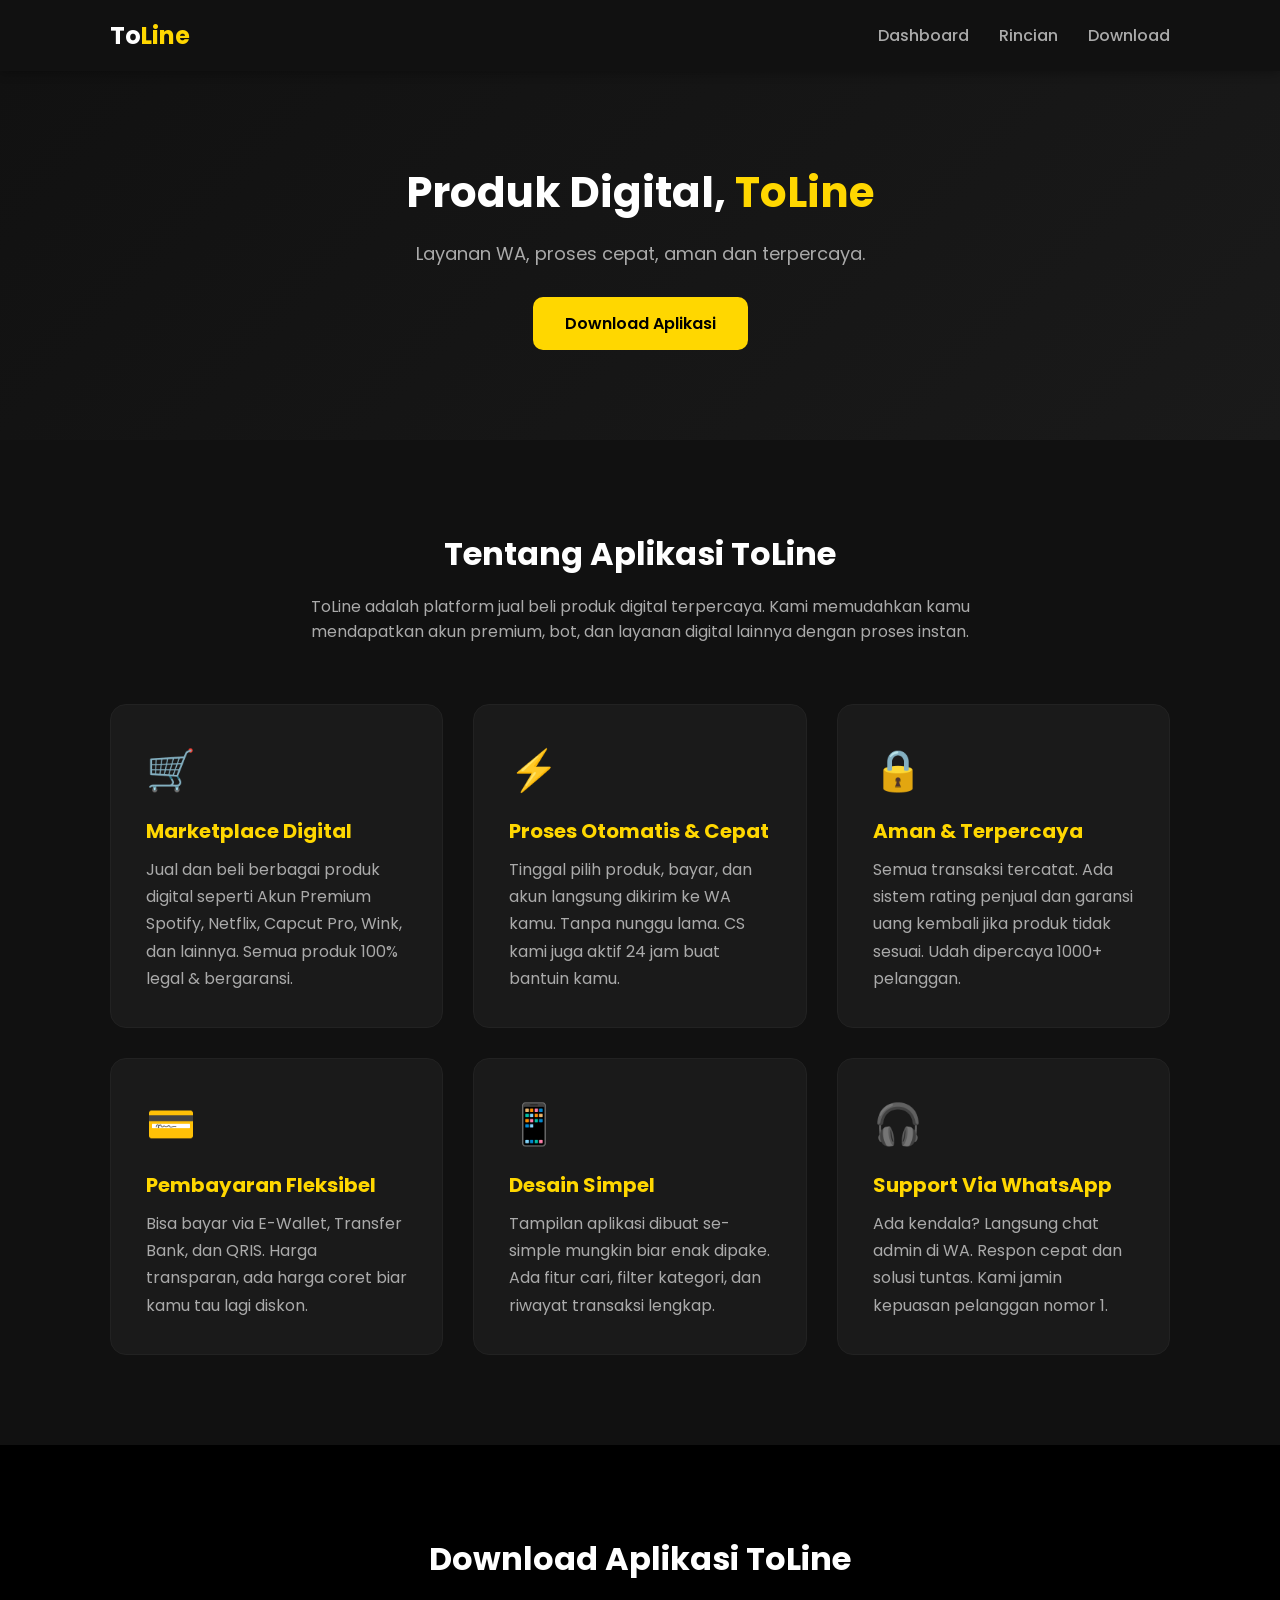
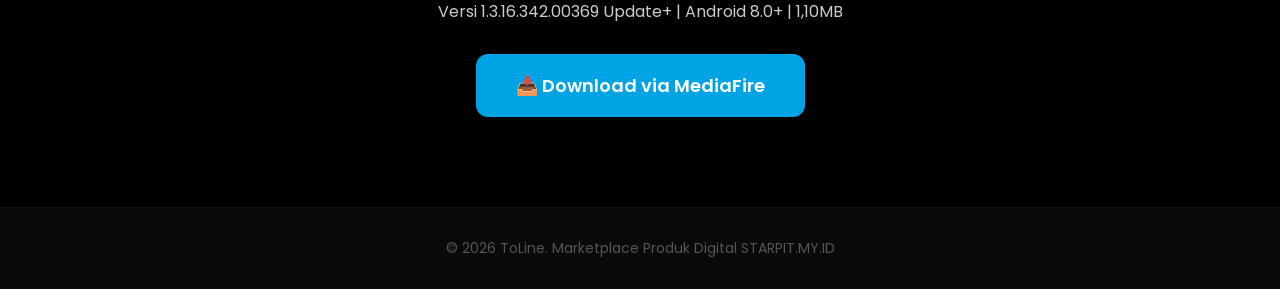
<file: index.html>
<!DOCTYPE html>
<html lang="id">
<head>
<meta charset="UTF-8">
<meta name="viewport" content="width=device-width, initial-scale=1.0">
<title>ToLine - Marketplace Produk Digital</title>
<meta property="og:description" content="Beli akun premium murah, Proses cepat & aman. 👇" />
<link href="https://fonts.googleapis.com/css2?family=Poppins:wght@300;400;500;600;700&display=swap" rel="stylesheet">
<style>
*{margin:0;padding:0;box-sizing:border-box;font-family:'Poppins',sans-serif;scroll-behavior:smooth}
body{background:#0a0a0a;color:#fff}
.container{max-width:1100px;margin:0 auto;padding:0 20px}

/* NAVBAR */
header{background:#111;box-shadow:0 2px 10px rgba(0,0,0,0.3);position:sticky;top:0;z-index:999}
nav{display:flex;justify-content:space-between;align-items:center;padding:18px 0}
.logo{font-size:24px;font-weight:700;color:#fff}
.logo span{color:#FFD700}
.nav-links{display:flex;gap:30px;list-style:none}
.nav-links a{text-decoration:none;color:#aaa;font-weight:500;transition:.2s}
.nav-links a:hover{color:#FFD700}
.hamburger{display:none;flex-direction:column;gap:5px;cursor:pointer}
.hamburger span{width:25px;height:3px;background:#aaa;border-radius:2px}

/* SECTION */
section{padding:90px 0}
#dashboard{background:linear-gradient(135deg,#111 0%,#1a1a1a 100%);text-align:center}
#dashboard h1{font-size:42px;margin-bottom:16px}
#dashboard h1 span{color:#FFD700}
#dashboard p{font-size:18px;color:#aaa;margin-bottom:30px}
.btn{padding:14px 32px;border-radius:10px;text-decoration:none;font-weight:600;transition:.3s;display:inline-block}
.btn-yellow{background:#FFD700;color:#000}
.btn-yellow:hover{transform:translateY(-3px);box-shadow:0 10px 20px rgba(255,215,0,0.3)}

#rincian{background:#111}
.section-title{text-align:center;font-size:32px;font-weight:700;margin-bottom:16px}
.section-sub{text-align:center;color:#aaa;margin-bottom:60px;max-width:700px;margin-inline:auto}
.grid-3{display:grid;grid-template-columns:repeat(auto-fit,minmax(300px,1fr));gap:30px}
.feature-box{background:#1a1a1a;padding:35px;border-radius:16px;border:1px solid #222;text-align:left}
.feature-icon{font-size:40px;margin-bottom:16px}
.feature-box h3{font-size:20px;margin-bottom:10px;color:#FFD700}
.feature-box p{color:#aaa;line-height:1.7}

#download{background:#000;text-align:center}
.btn-mediafire{background:#00a4e4;color:#fff;padding:18px 40px;border-radius:12px;text-decoration:none;font-weight:600;font-size:18px;display:inline-flex;align-items:center;gap:12px}
.btn-mediafire:hover{background:#0087c4}

footer{background:#0a0a0a;color:#555;padding:30px 0;text-align:center;font-size:14px;border-top:1px solid #111}

/* MOBILE */
@media(max-width:768px){
  .nav-links{position:fixed;top:70px;right:-100%;flex-direction:column;background:#111;width:70%;height:100vh;padding:40px 20px;gap:20px;transition:.3s}
  .nav-links.active{right:0}
  .hamburger{display:flex}
  #dashboard h1{font-size:28px}
</style>
</head>
<body>

<header>
  <div class="container">
    <nav>
      <div class="logo">To<span>Line</span></div>
      <ul class="nav-links" id="navMenu">
        <li><a href="#dashboard" onclick="closeMenu()">Dashboard</a></li>
        <li><a href="#rincian" onclick="closeMenu()">Rincian</a></li>
        <li><a href="#download" onclick="closeMenu()">Download</a></li>
      </ul>
      <div class="hamburger" onclick="toggleMenu()">
        <span></span><span></span><span></span>
      </div>
    </nav>
  </div>
</header>

<!-- DASHBOARD -->
<section id="dashboard">
  <div class="container">
    <h1>Produk Digital, <span>ToLine</span></h1>
    <p>Layanan WA, proses cepat, aman dan terpercaya.</p>
    <a href="#download" class="btn btn-yellow">Download Aplikasi</a>
  </div>
</section>

<!-- RINCIAN = PENJELASAN APLIKASI -->
<section id="rincian">
  <div class="container">
    <h2 class="section-title">Tentang Aplikasi ToLine</h2>
    <p class="section-sub">ToLine adalah platform jual beli produk digital terpercaya. Kami memudahkan kamu mendapatkan akun premium, bot, dan layanan digital lainnya dengan proses instan.</p>

    <div class="grid-3">
      <div class="feature-box">
        <div class="feature-icon">🛒</div>
        <h3>Marketplace Digital</h3>
        <p>Jual dan beli berbagai produk digital seperti Akun Premium Spotify, Netflix, Capcut Pro, Wink, dan lainnya. Semua produk 100% legal & bergaransi.</p>
      </div>

      <div class="feature-box">
        <div class="feature-icon">⚡</div>
        <h3>Proses Otomatis & Cepat</h3>
        <p>Tinggal pilih produk, bayar, dan akun langsung dikirim ke WA kamu. Tanpa nunggu lama. CS kami juga aktif 24 jam buat bantuin kamu.</p>
      </div>

      <div class="feature-box">
        <div class="feature-icon">🔒</div>
        <h3>Aman & Terpercaya</h3>
        <p>Semua transaksi tercatat. Ada sistem rating penjual dan garansi uang kembali jika produk tidak sesuai. Udah dipercaya 1000+ pelanggan.</p>
      </div>

      <div class="feature-box">
        <div class="feature-icon">💳</div>
        <h3>Pembayaran Fleksibel</h3>
        <p>Bisa bayar via E-Wallet, Transfer Bank, dan QRIS. Harga transparan, ada harga coret biar kamu tau lagi diskon.</p>
      </div>

      <div class="feature-box">
        <div class="feature-icon">📱</div>
        <h3>Desain Simpel</h3>
        <p>Tampilan aplikasi dibuat se-simple mungkin biar enak dipake. Ada fitur cari, filter kategori, dan riwayat transaksi lengkap.</p>
      </div>

      <div class="feature-box">
        <div class="feature-icon">🎧</div>
        <h3>Support Via WhatsApp</h3>
        <p>Ada kendala? Langsung chat admin di WA. Respon cepat dan solusi tuntas. Kami jamin kepuasan pelanggan nomor 1.</p>
      </div>
    </div>
  </div>
</section>

<!-- DOWNLOAD -->
<section id="download">
  <div class="container">
    <h2 class="section-title">Download Aplikasi ToLine</h2>
    <p style="opacity:0.8;margin-bottom:30px">Versi 1.3.16.342.00369 Update+ | Android 8.0+ | 1,10MB</p>
    <a href="https://www.mediafire.com/file/1n5u0k2287ixkyn/ToLine.apk/file" target="_blank" class="btn-mediafire">
      📥 Download via MediaFire
    </a>
  </div>
</section>

<footer>
  <div class="container">
    <p>© 2026 ToLine. Marketplace Produk Digital STARPIT.MY.ID</p>
  </div>
</footer>

<script>
function toggleMenu(){
  document.getElementById('navMenu').classList.toggle('active');
}
function closeMenu(){
  document.getElementById('navMenu').classList.remove('active');
}
</script>

</body>
</html>
</file>
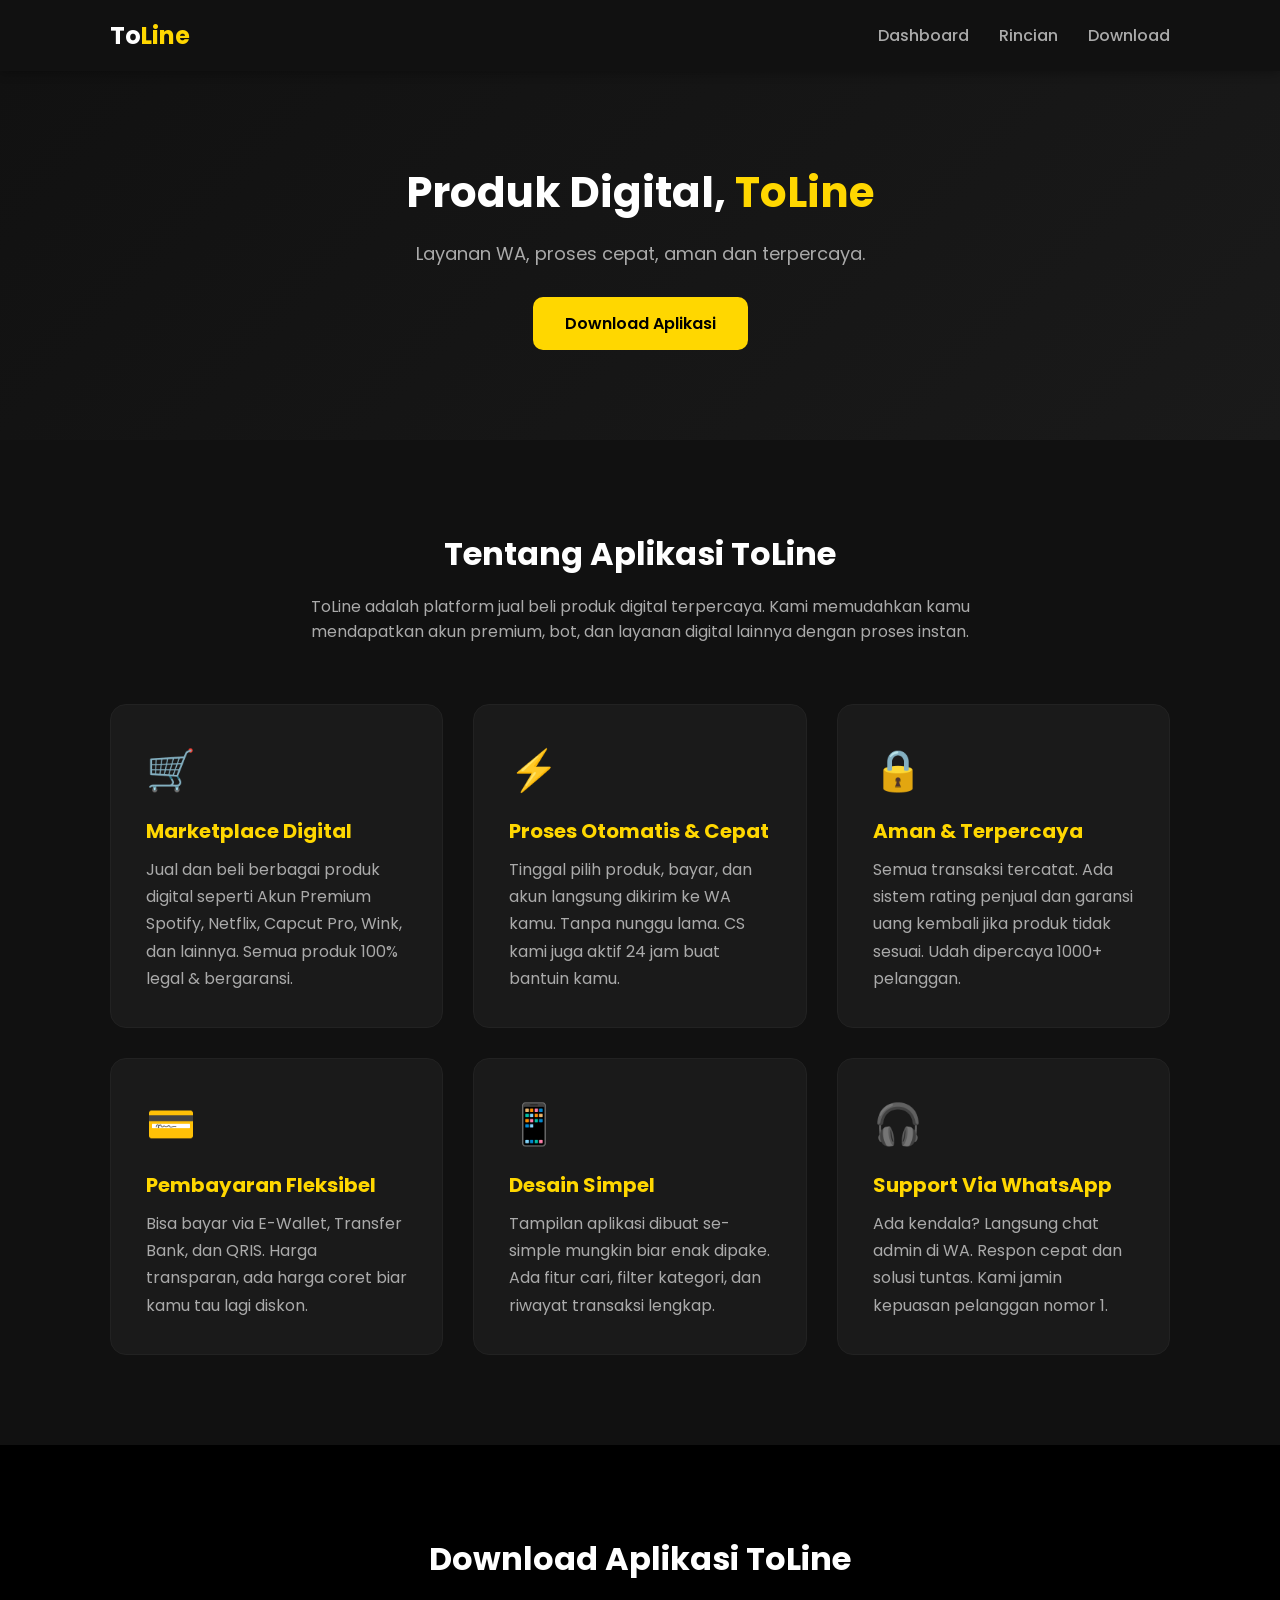
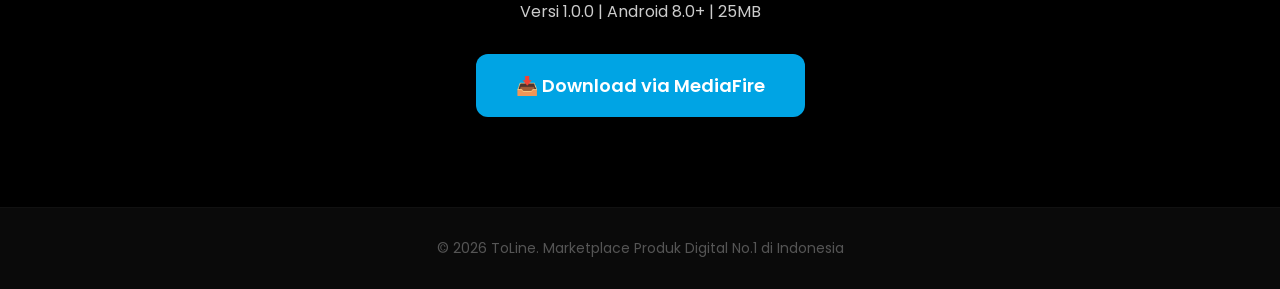
<file: web download.html>
<!DOCTYPE html>
<html lang="id">
<head>
<meta charset="UTF-8">
<meta name="viewport" content="width=device-width, initial-scale=1.0">
<title>ToLine - Marketplace Produk Digital</title>
<link href="https://fonts.googleapis.com/css2?family=Poppins:wght@300;400;500;600;700&display=swap" rel="stylesheet">
<style>
*{margin:0;padding:0;box-sizing:border-box;font-family:'Poppins',sans-serif;scroll-behavior:smooth}
body{background:#0a0a0a;color:#fff}
.container{max-width:1100px;margin:0 auto;padding:0 20px}

/* NAVBAR */
header{background:#111;box-shadow:0 2px 10px rgba(0,0,0,0.3);position:sticky;top:0;z-index:999}
nav{display:flex;justify-content:space-between;align-items:center;padding:18px 0}
.logo{font-size:24px;font-weight:700;color:#fff}
.logo span{color:#FFD700}
.nav-links{display:flex;gap:30px;list-style:none}
.nav-links a{text-decoration:none;color:#aaa;font-weight:500;transition:.2s}
.nav-links a:hover{color:#FFD700}
.hamburger{display:none;flex-direction:column;gap:5px;cursor:pointer}
.hamburger span{width:25px;height:3px;background:#aaa;border-radius:2px}

/* SECTION */
section{padding:90px 0}
#dashboard{background:linear-gradient(135deg,#111 0%,#1a1a1a 100%);text-align:center}
#dashboard h1{font-size:42px;margin-bottom:16px}
#dashboard h1 span{color:#FFD700}
#dashboard p{font-size:18px;color:#aaa;margin-bottom:30px}
.btn{padding:14px 32px;border-radius:10px;text-decoration:none;font-weight:600;transition:.3s;display:inline-block}
.btn-yellow{background:#FFD700;color:#000}
.btn-yellow:hover{transform:translateY(-3px);box-shadow:0 10px 20px rgba(255,215,0,0.3)}

#rincian{background:#111}
.section-title{text-align:center;font-size:32px;font-weight:700;margin-bottom:16px}
.section-sub{text-align:center;color:#aaa;margin-bottom:60px;max-width:700px;margin-inline:auto}
.grid-3{display:grid;grid-template-columns:repeat(auto-fit,minmax(300px,1fr));gap:30px}
.feature-box{background:#1a1a1a;padding:35px;border-radius:16px;border:1px solid #222;text-align:left}
.feature-icon{font-size:40px;margin-bottom:16px}
.feature-box h3{font-size:20px;margin-bottom:10px;color:#FFD700}
.feature-box p{color:#aaa;line-height:1.7}

#download{background:#000;text-align:center}
.btn-mediafire{background:#00a4e4;color:#fff;padding:18px 40px;border-radius:12px;text-decoration:none;font-weight:600;font-size:18px;display:inline-flex;align-items:center;gap:12px}
.btn-mediafire:hover{background:#0087c4}

footer{background:#0a0a0a;color:#555;padding:30px 0;text-align:center;font-size:14px;border-top:1px solid #111}

/* MOBILE */
@media(max-width:768px){
  .nav-links{position:fixed;top:70px;right:-100%;flex-direction:column;background:#111;width:70%;height:100vh;padding:40px 20px;gap:20px;transition:.3s}
  .nav-links.active{right:0}
  .hamburger{display:flex}
  #dashboard h1{font-size:28px}
</style>
</head>
<body>

<header>
  <div class="container">
    <nav>
      <div class="logo">To<span>Line</span></div>
      <ul class="nav-links" id="navMenu">
        <li><a href="#dashboard" onclick="closeMenu()">Dashboard</a></li>
        <li><a href="#rincian" onclick="closeMenu()">Rincian</a></li>
        <li><a href="#download" onclick="closeMenu()">Download</a></li>
      </ul>
      <div class="hamburger" onclick="toggleMenu()">
        <span></span><span></span><span></span>
      </div>
    </nav>
  </div>
</header>

<!-- DASHBOARD -->
<section id="dashboard">
  <div class="container">
    <h1>Produk Digital, <span>ToLine</span></h1>
    <p>Layanan WA, proses cepat, aman dan terpercaya.</p>
    <a href="#download" class="btn btn-yellow">Download Aplikasi</a>
  </div>
</section>

<!-- RINCIAN = PENJELASAN APLIKASI -->
<section id="rincian">
  <div class="container">
    <h2 class="section-title">Tentang Aplikasi ToLine</h2>
    <p class="section-sub">ToLine adalah platform jual beli produk digital terpercaya. Kami memudahkan kamu mendapatkan akun premium, bot, dan layanan digital lainnya dengan proses instan.</p>

    <div class="grid-3">
      <div class="feature-box">
        <div class="feature-icon">🛒</div>
        <h3>Marketplace Digital</h3>
        <p>Jual dan beli berbagai produk digital seperti Akun Premium Spotify, Netflix, Capcut Pro, Wink, dan lainnya. Semua produk 100% legal & bergaransi.</p>
      </div>

      <div class="feature-box">
        <div class="feature-icon">⚡</div>
        <h3>Proses Otomatis & Cepat</h3>
        <p>Tinggal pilih produk, bayar, dan akun langsung dikirim ke WA kamu. Tanpa nunggu lama. CS kami juga aktif 24 jam buat bantuin kamu.</p>
      </div>

      <div class="feature-box">
        <div class="feature-icon">🔒</div>
        <h3>Aman & Terpercaya</h3>
        <p>Semua transaksi tercatat. Ada sistem rating penjual dan garansi uang kembali jika produk tidak sesuai. Udah dipercaya 1000+ pelanggan.</p>
      </div>

      <div class="feature-box">
        <div class="feature-icon">💳</div>
        <h3>Pembayaran Fleksibel</h3>
        <p>Bisa bayar via E-Wallet, Transfer Bank, dan QRIS. Harga transparan, ada harga coret biar kamu tau lagi diskon.</p>
      </div>

      <div class="feature-box">
        <div class="feature-icon">📱</div>
        <h3>Desain Simpel</h3>
        <p>Tampilan aplikasi dibuat se-simple mungkin biar enak dipake. Ada fitur cari, filter kategori, dan riwayat transaksi lengkap.</p>
      </div>

      <div class="feature-box">
        <div class="feature-icon">🎧</div>
        <h3>Support Via WhatsApp</h3>
        <p>Ada kendala? Langsung chat admin di WA. Respon cepat dan solusi tuntas. Kami jamin kepuasan pelanggan nomor 1.</p>
      </div>
    </div>
  </div>
</section>

<!-- DOWNLOAD -->
<section id="download">
  <div class="container">
    <h2 class="section-title">Download Aplikasi ToLine</h2>
    <p style="opacity:0.8;margin-bottom:30px">Versi 1.0.0 | Android 8.0+ | 25MB</p>
    <a href="https://www.mediafire.com/file/i18rlmbqlxbc8tx/base.apk/file" target="_blank" class="btn-mediafire">
      📥 Download via MediaFire
    </a>
  </div>
</section>

<footer>
  <div class="container">
    <p>© 2026 ToLine. Marketplace Produk Digital No.1 di Indonesia</p>
  </div>
</footer>

<script>
function toggleMenu(){
  document.getElementById('navMenu').classList.toggle('active');
}
function closeMenu(){
  document.getElementById('navMenu').classList.remove('active');
}
</script>

</body>
</html>
</file>
